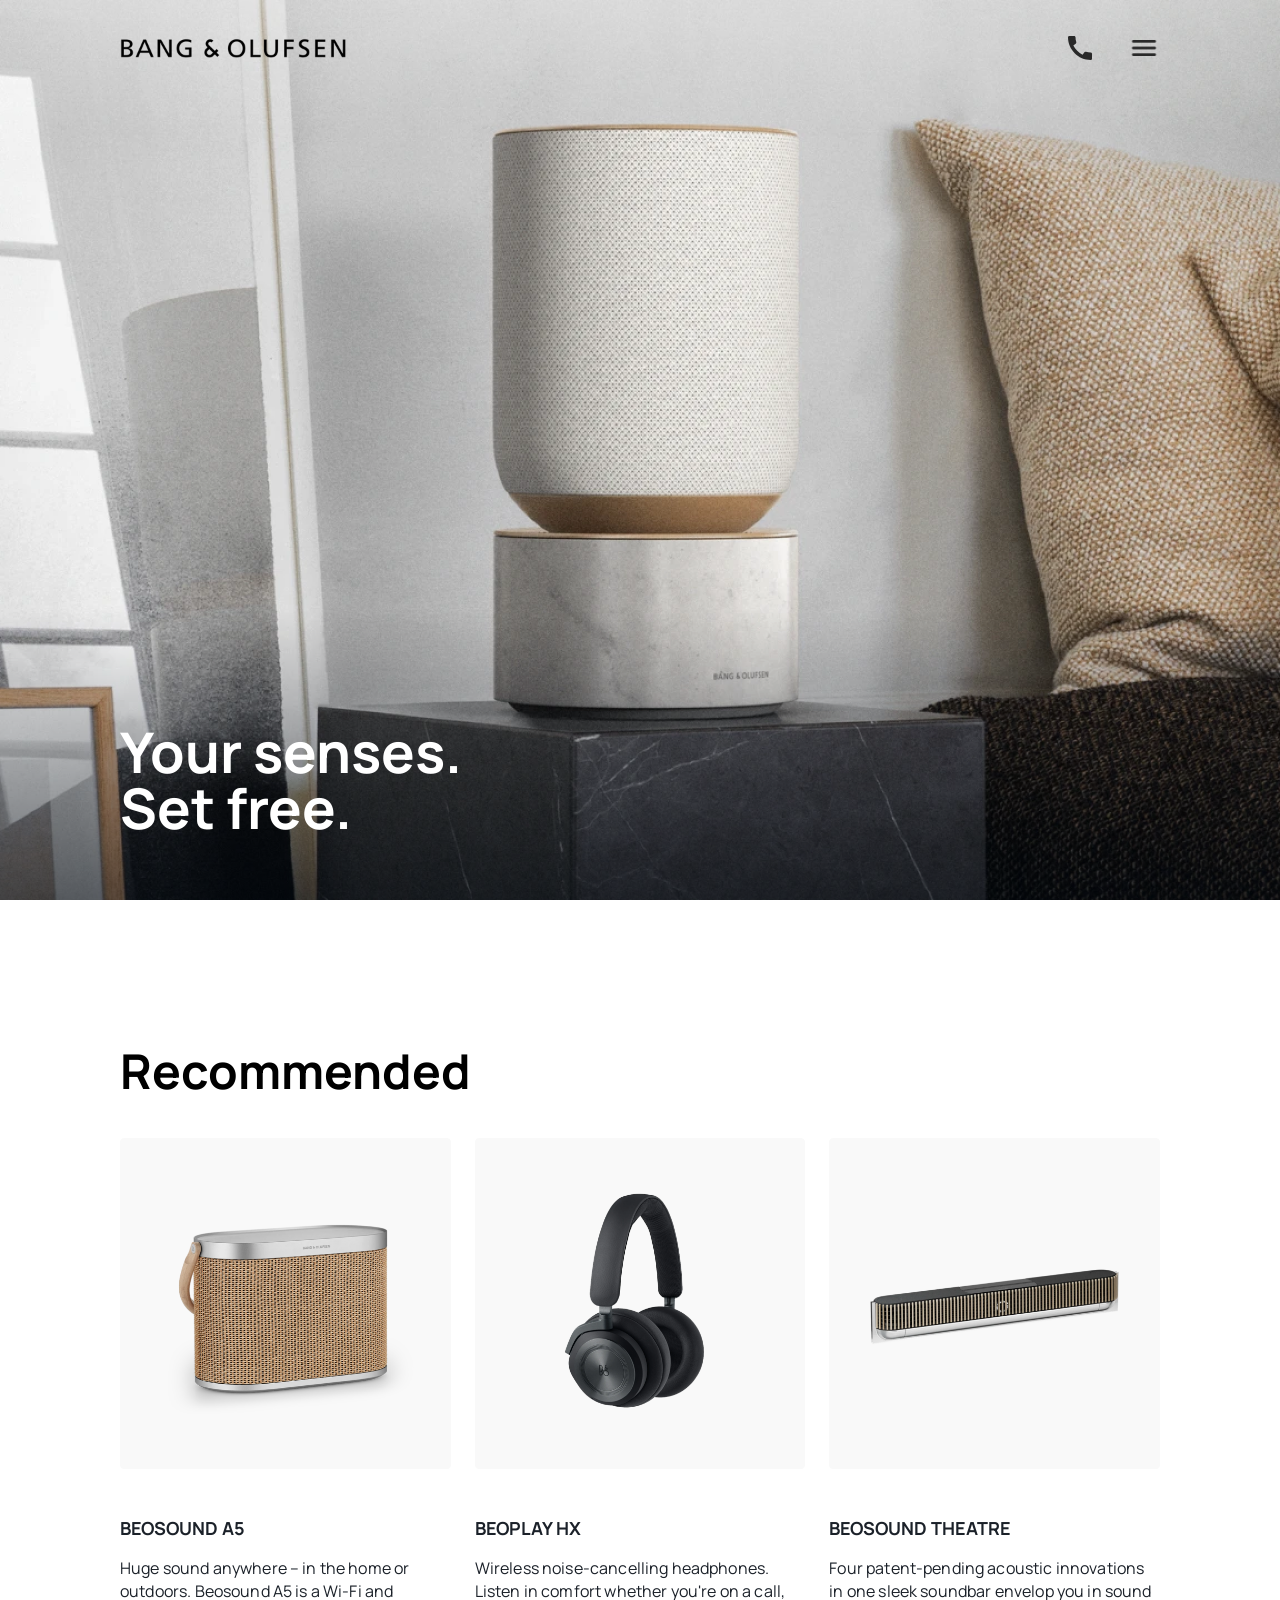
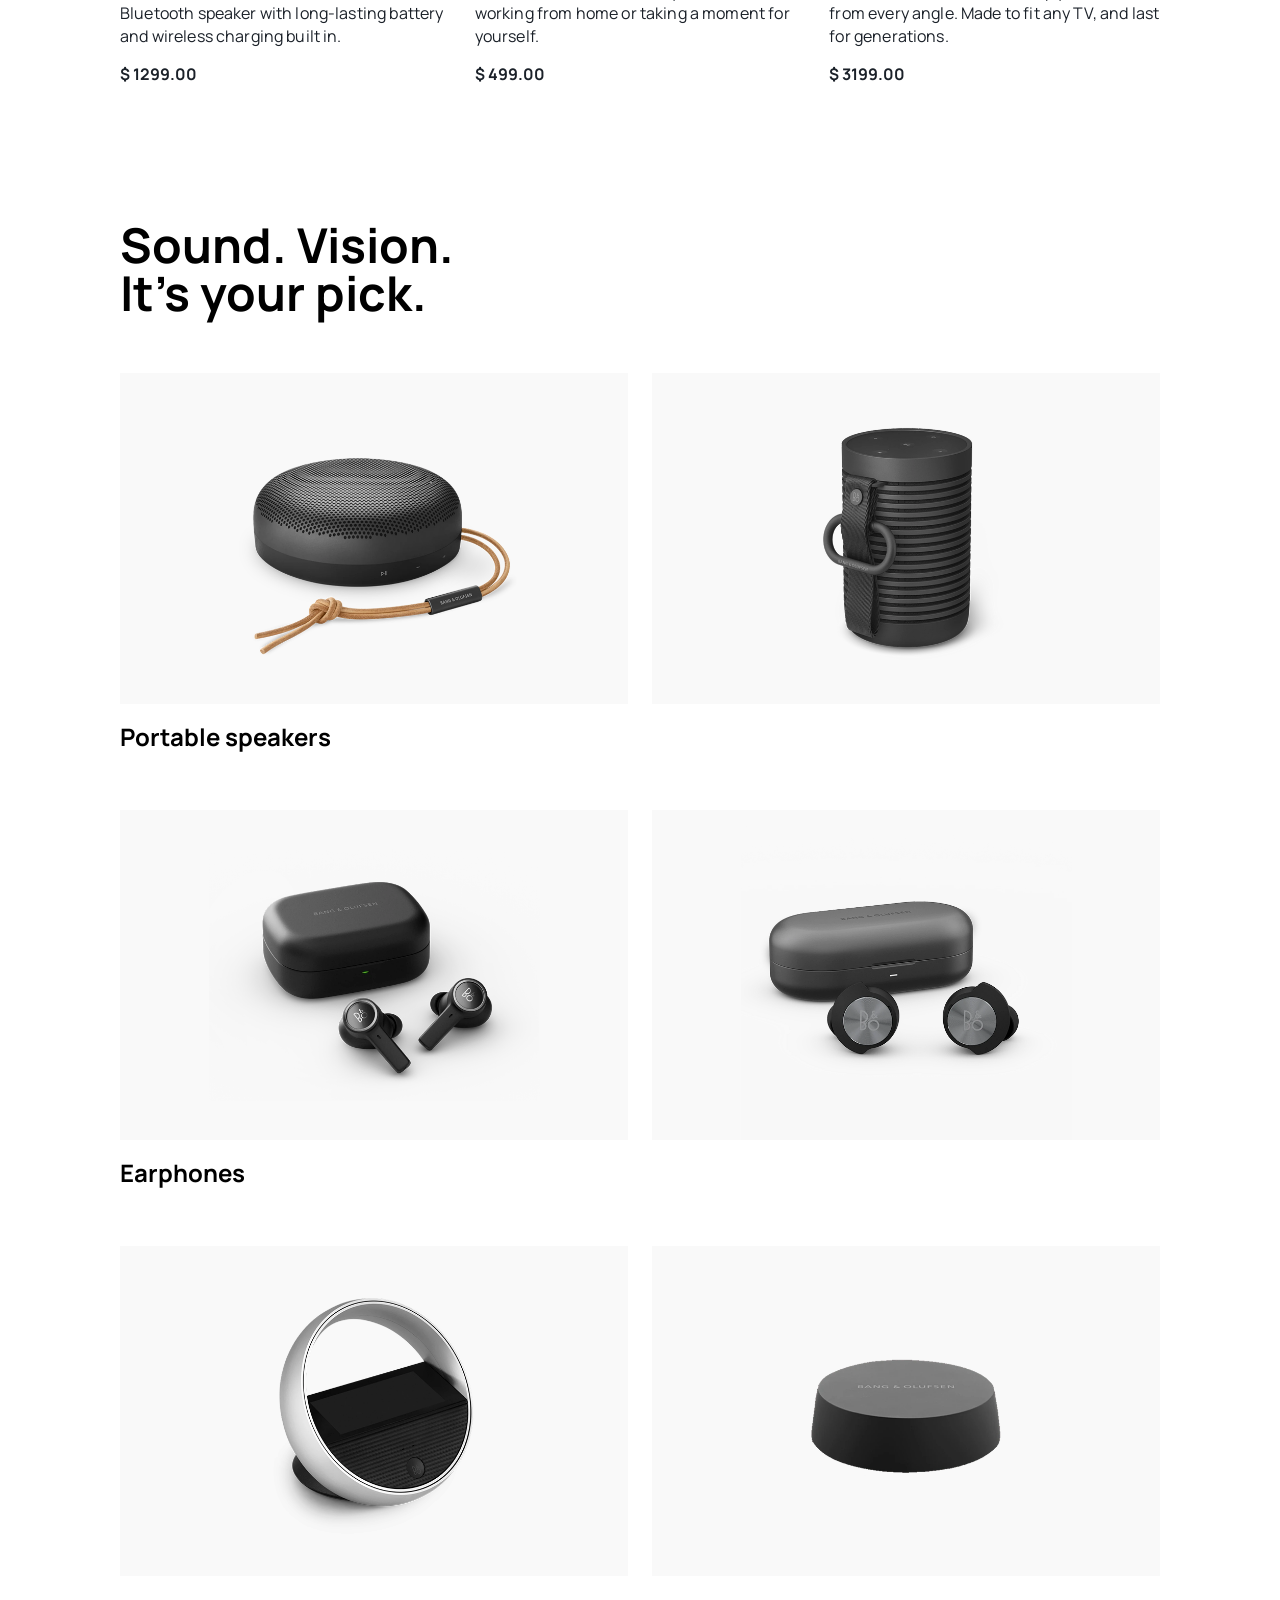
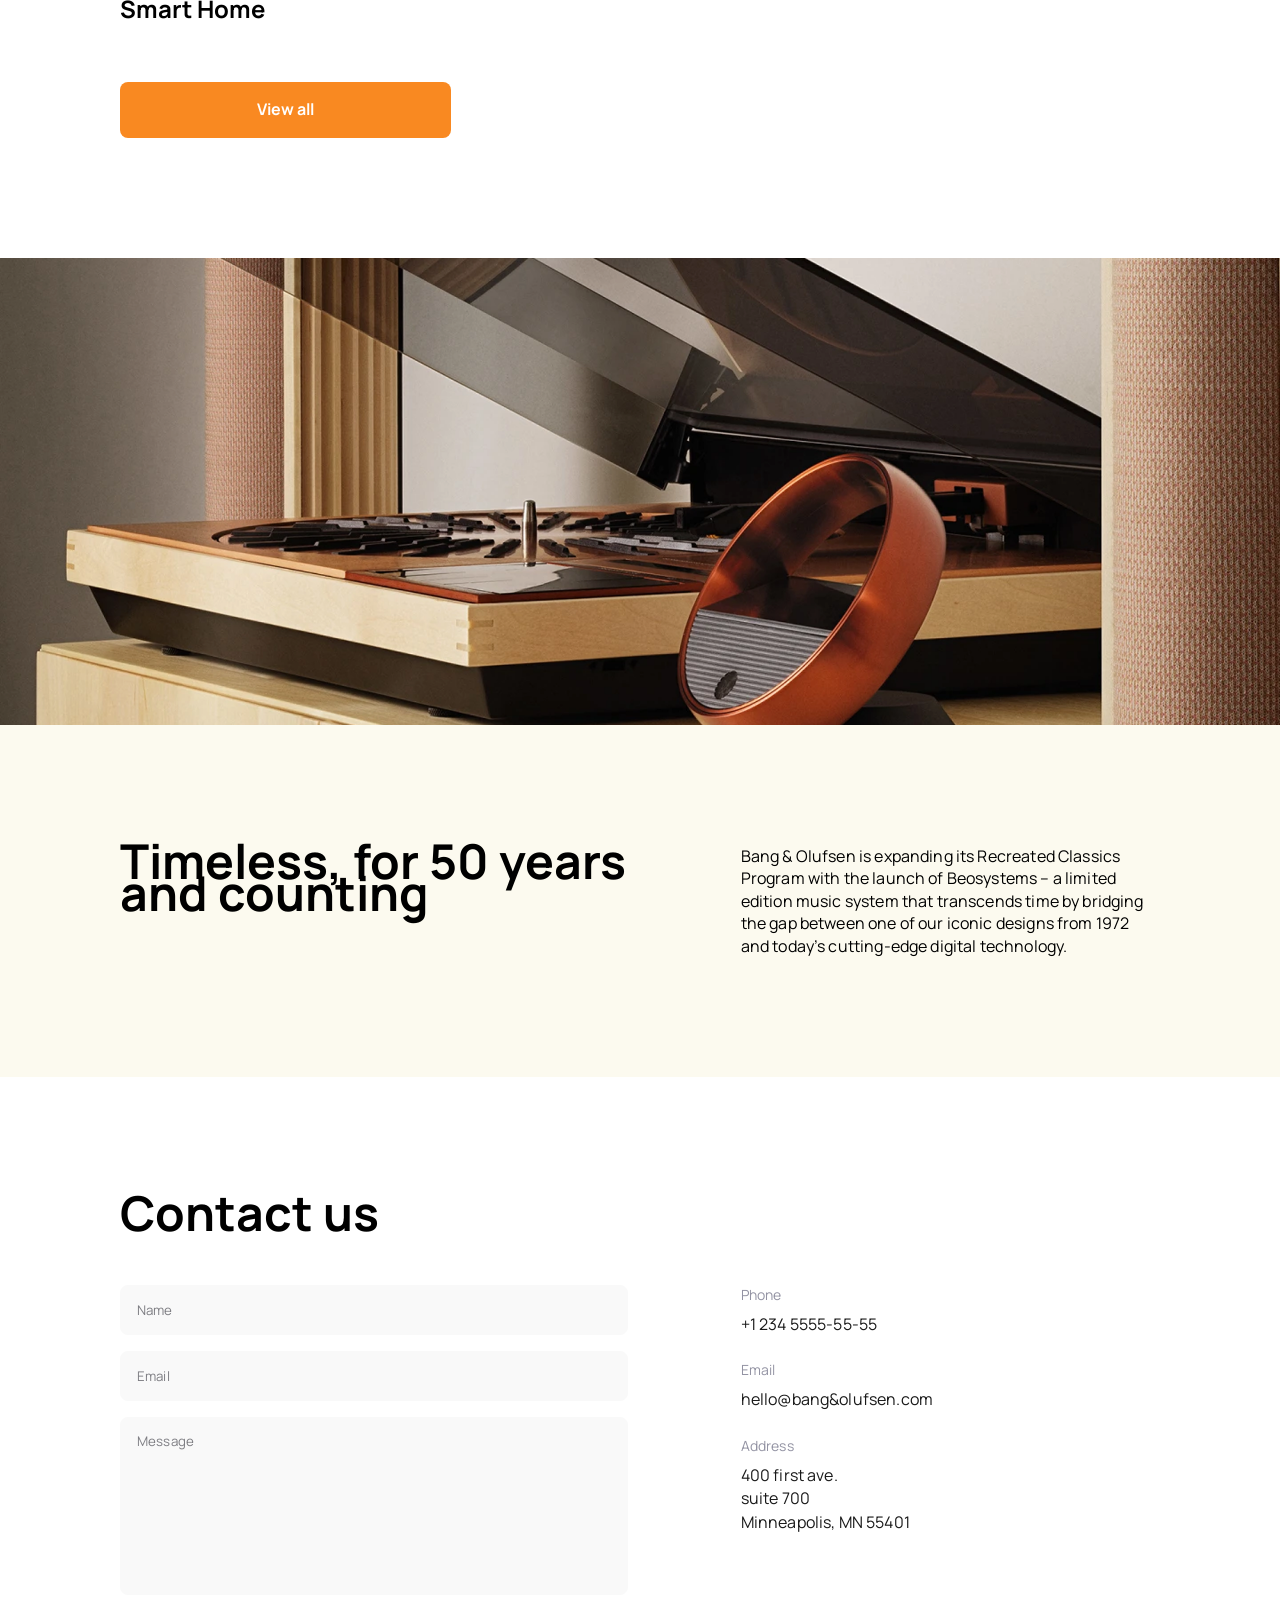
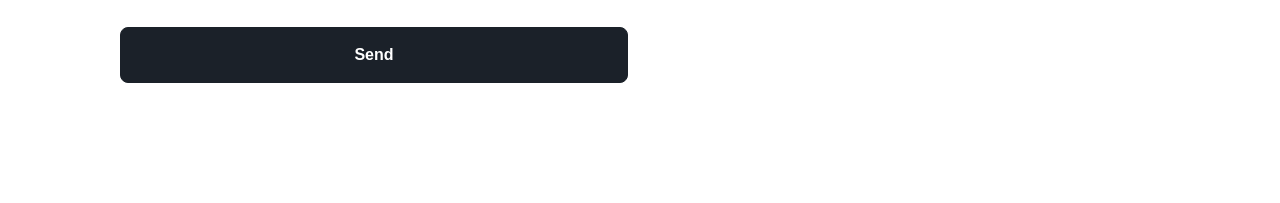
<file: index.html>
<!DOCTYPE html><html lang="en" class="page"><head><meta charset="utf-8"><meta name="viewport" content="width=device-width, initial-scale=1.0"><title>Bang & Olufsen</title><link rel="icon" type="image/png" href="favicon.61569243.png"><link rel="preconnect" href="https://fonts.googleapis.com"><link rel="preconnect" href="https://fonts.gstatic.com" crossorigin><link href="https://fonts.googleapis.com/css2?family=Manrope:wght@400;700&display=swap" rel="stylesheet"><link rel="stylesheet" href="index.f731837f.css"></head><body class="page__body"> <header class="header"> <div class="top-bar"> <a href="#" class="top-bar__logo"> <img src="Logo-3x.5306e41a.png" alt="Logo image"> </a> <div class="top-bar__icons"> <a href="tel:+1 234 5555-55-55" class="icon icon--phone"> <span class="phone-number">+1 234 5555-55-55</span> </a> <a href="#menu" class="icon icon--menu"></a> </div> </div> <div class="header__bottom"> <h1 class="header__title"> Your senses. <br> Set free. </h1> </div> </header> <aside class="menu page__menu" id="menu"> <div class="menu__top top-bar"> <a href="#" class="top-bar__logo"> <img src="Logo-3x.5306e41a.png" alt="Logo image"> </a> <div class="top-bar__icons"> <a href="#" class="icon icon--close"></a> </div> </div> <div class="menu__content"> <nav class="menu__nav nav"> <ul class="nav__list"> <li class="nav__item"> <a class="nav__link" href="#recommended">Recommended</a> </li> <li class="nav__item"> <a class="nav__link" href="#categories">Categories</a> </li> <li class="nav__item"> <a class="nav__link" href="#about-us">About Us</a> </li> <li class="nav__item"> <a class="nav__link" href="#contact-us">Contact Us</a> </li> </ul> </nav> <div class="menu__contacts"> <a href="tel:+1 234 5555-55-55" class="menu__phone-number"> +1 234 5555-55-55 </a> <a href="tel:+1 234 5555-55-55" class="menu__call-to-order"> call to order </a> </div> </div> </aside> <main class="main"> <section class="recommended" id="recommended"> <div class="container recommended__container"> <h2 class="recommended__title">Recommended</h2> <div class="recommended__products"> <article class="product recommended__product"> <img class="product__img" src="recommended-1.a46e1cd7.png" alt="recommended-1"> <h3 class="product__title">BEOSOUND A5</h3> <p class="product__description">Huge sound anywhere – in the home or outdoors. Beosound A5 is a Wi-Fi and Bluetooth speaker with long-lasting battery and wireless charging built in.</p> <p class="product__price">$ 1299.00</p> </article> <article class="product recommended__product"> <img class="product__img" src="recommended-2.8faac0eb.png" alt="recommended-2"> <h3 class="product__title">BEOPLAY HX</h3> <p class="product__description">Wireless noise-cancelling headphones. Listen in comfort whether you're on a call, working from home or taking a moment for yourself.</p> <p class="product__price">$ 499.00</p> </article> <article class="product recommended__product"> <img class="product__img" src="recommended-3.564f55c2.png" alt="recommended-3"> <h3 class="product__title">BEOSOUND THEATRE</h3> <p class="product__description">Four patent-pending acoustic innovations in one sleek soundbar envelop you in sound from every angle. Made to fit any TV, and last for generations.</p> <p class="product__price">$ 3199.00</p> </article> </div> </div> </section> <section class="categories" id="categories"> <div class="categories__container"> <h2 class="categories__title">Sound. Vision. <br>It’s your pick.</h2> <article class="block categories__block">  <img class="categories__img" src="speakers-1.f5e97ffc.png" alt="speakers-1"> <img class="categories__img" src="speakers-2.09b0404e.png" alt="speakers-2">  <h3 class="block__title">Portable speakers</h3> </article> <article class="block categories__block"> <img class="categories__img" src="earphones-1.7ee8be49.png" alt="earphones-1"> <img class="categories__img" src="earphones-2.06421dda.png" alt="earphones-2"> <h3 class="block__title">Earphones</h3> </article> <article class="block categories__block"> <img class="categories__img" src="smart-home-1.cb2e8370.png" alt="smart-home-1"> <img class="categories__img" src="smart-home-2.c654fcbd.png" alt="smart-home-2"> <h3 class="block__title">Smart Home</h3> </article> <a href="#" class="categories__button">View all</a> </div> </section> <section class="about-us" id="about-us"> <div class="about-us__image-background"></div> <div class="about-us__container container"> <h2 class="about-us__title">Timeless, for 50 years and counting</h2> <p class="about-us__description"> Bang & Olufsen is expanding its Recreated Classics Program with the launch of Beosystems – a limited edition music system that transcends time by bridging the gap between one of our iconic designs from 1972 and today’s cutting-edge digital technology. </p> </div> </section> </main> <footer class="footer"> <section class="contact-us" id="contact-us"> <div class="contact-us__container container"> <h2 class="contact-us__title">Contact us</h2> <form class="contact-us__form form" onsubmit="this.reset(); return false;"> <input class="form__name input" type="text" name="name" placeholder="Name" required> <input class="form__email input" type="email" name="email" placeholder="Email" required> <textarea class="form__message input" name="message" placeholder="Message" required></textarea> <button class="form__button" type="submit"> Send </button> </form> <div class="contact-us__info info"> <div class="info__item"> <p class="info__title">Phone</p> <a class="info__content" href="tel:+12345555555"> +1 234 5555-55-55 </a> </div> <div class="info__item"> <p class="info__title">Email</p> <a class="info__content" href="mailto:hello@bang-olufsen.com"> hello@bang&olufsen.com </a> </div> <div class="info__item"> <p class="info__title">Address</p> <a class="info__content" href="https://www.google.com/maps/search/?api=1&query=400+First+Ave+Suite+700+Minneapolis+MN+55401" target="_blank" rel="noopener noreferrer"> 400 first ave.<br>suite 700<br>Minneapolis, MN 55401 </a> </div> </div> </div> </section> </footer> </body></html>
</file>
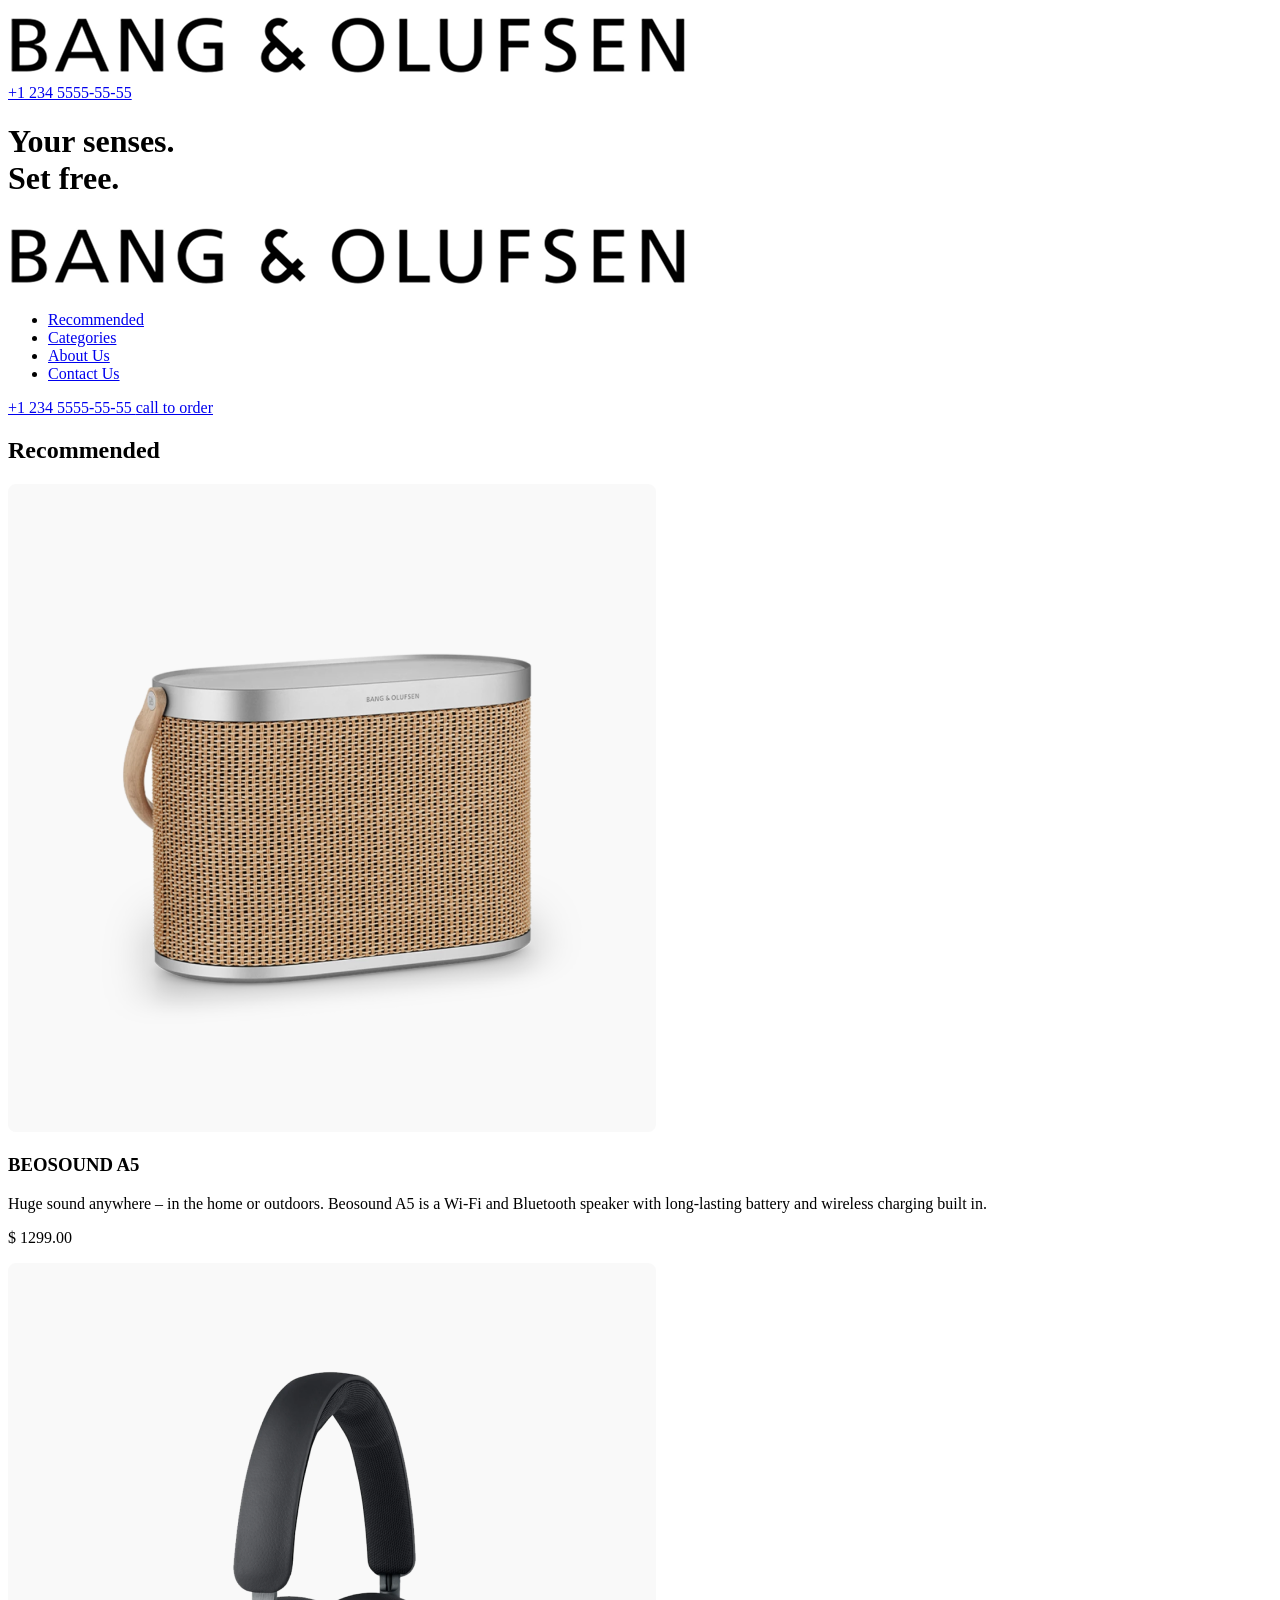
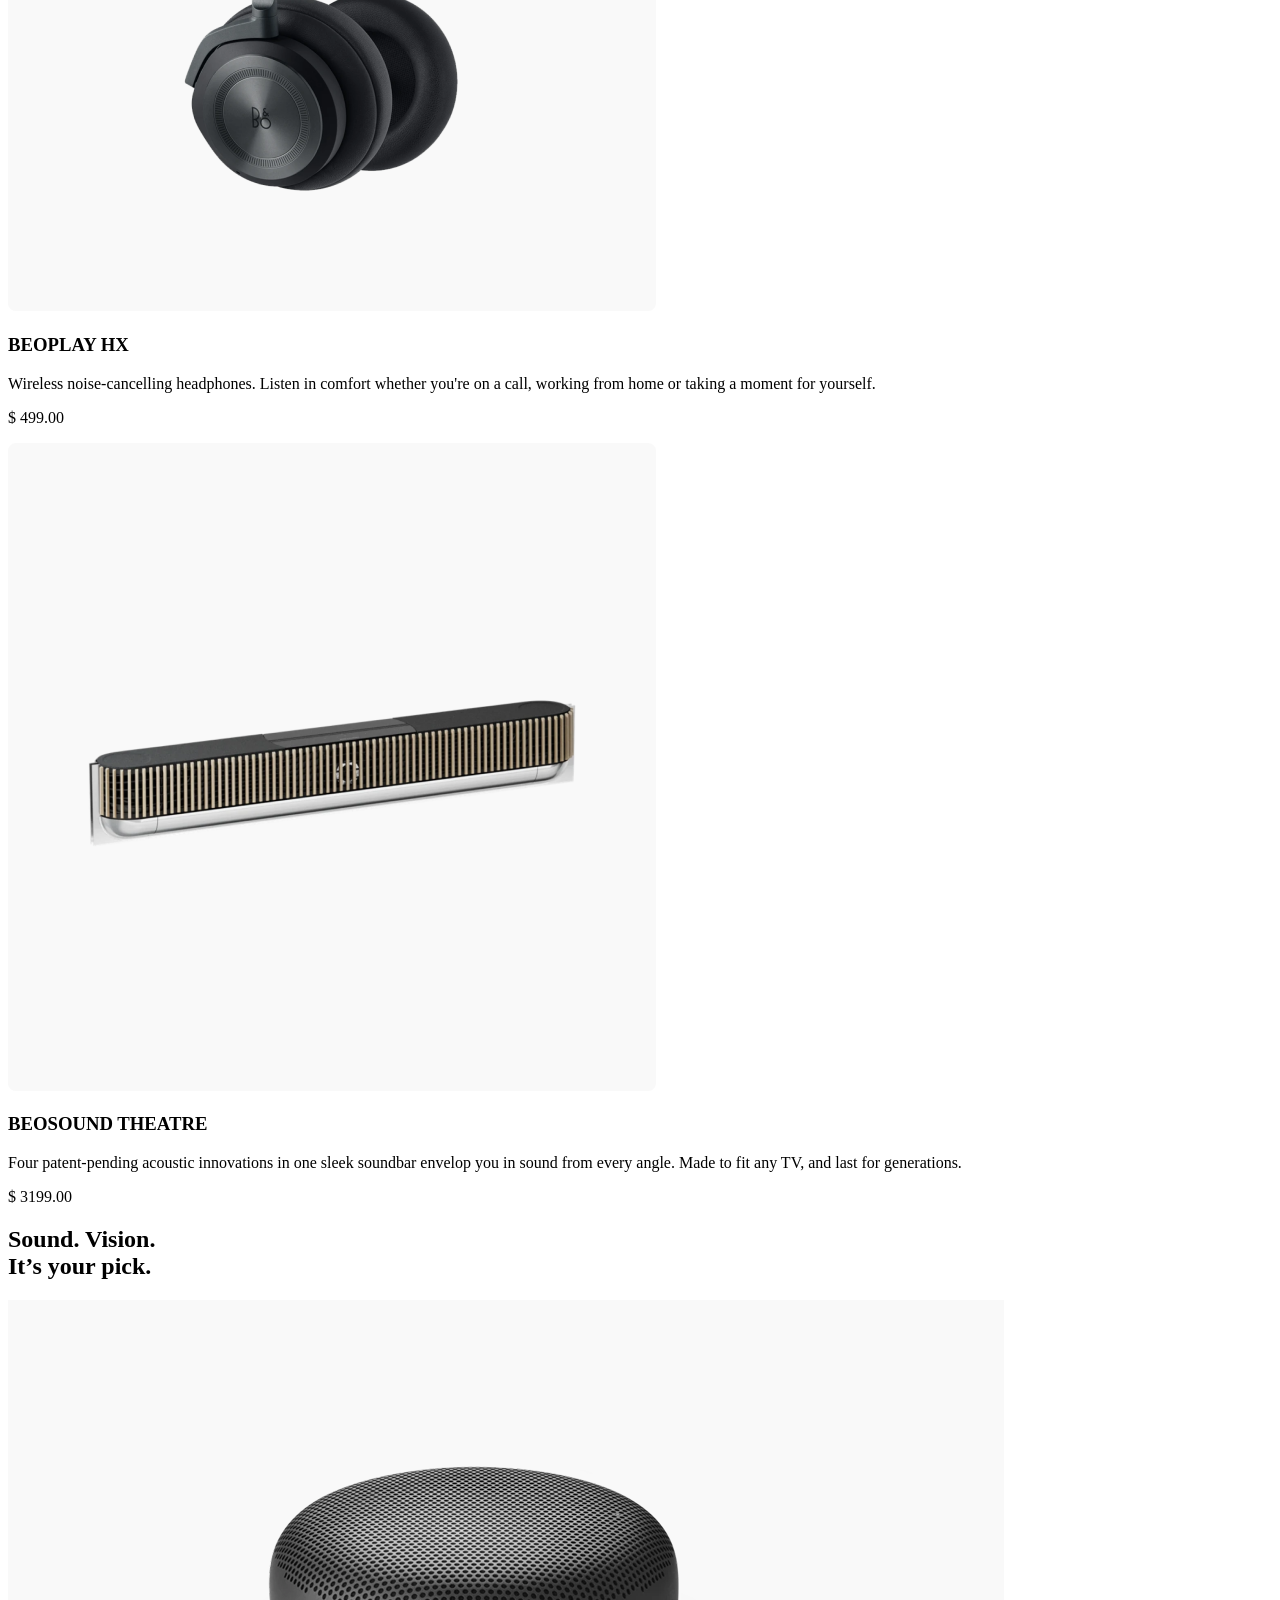
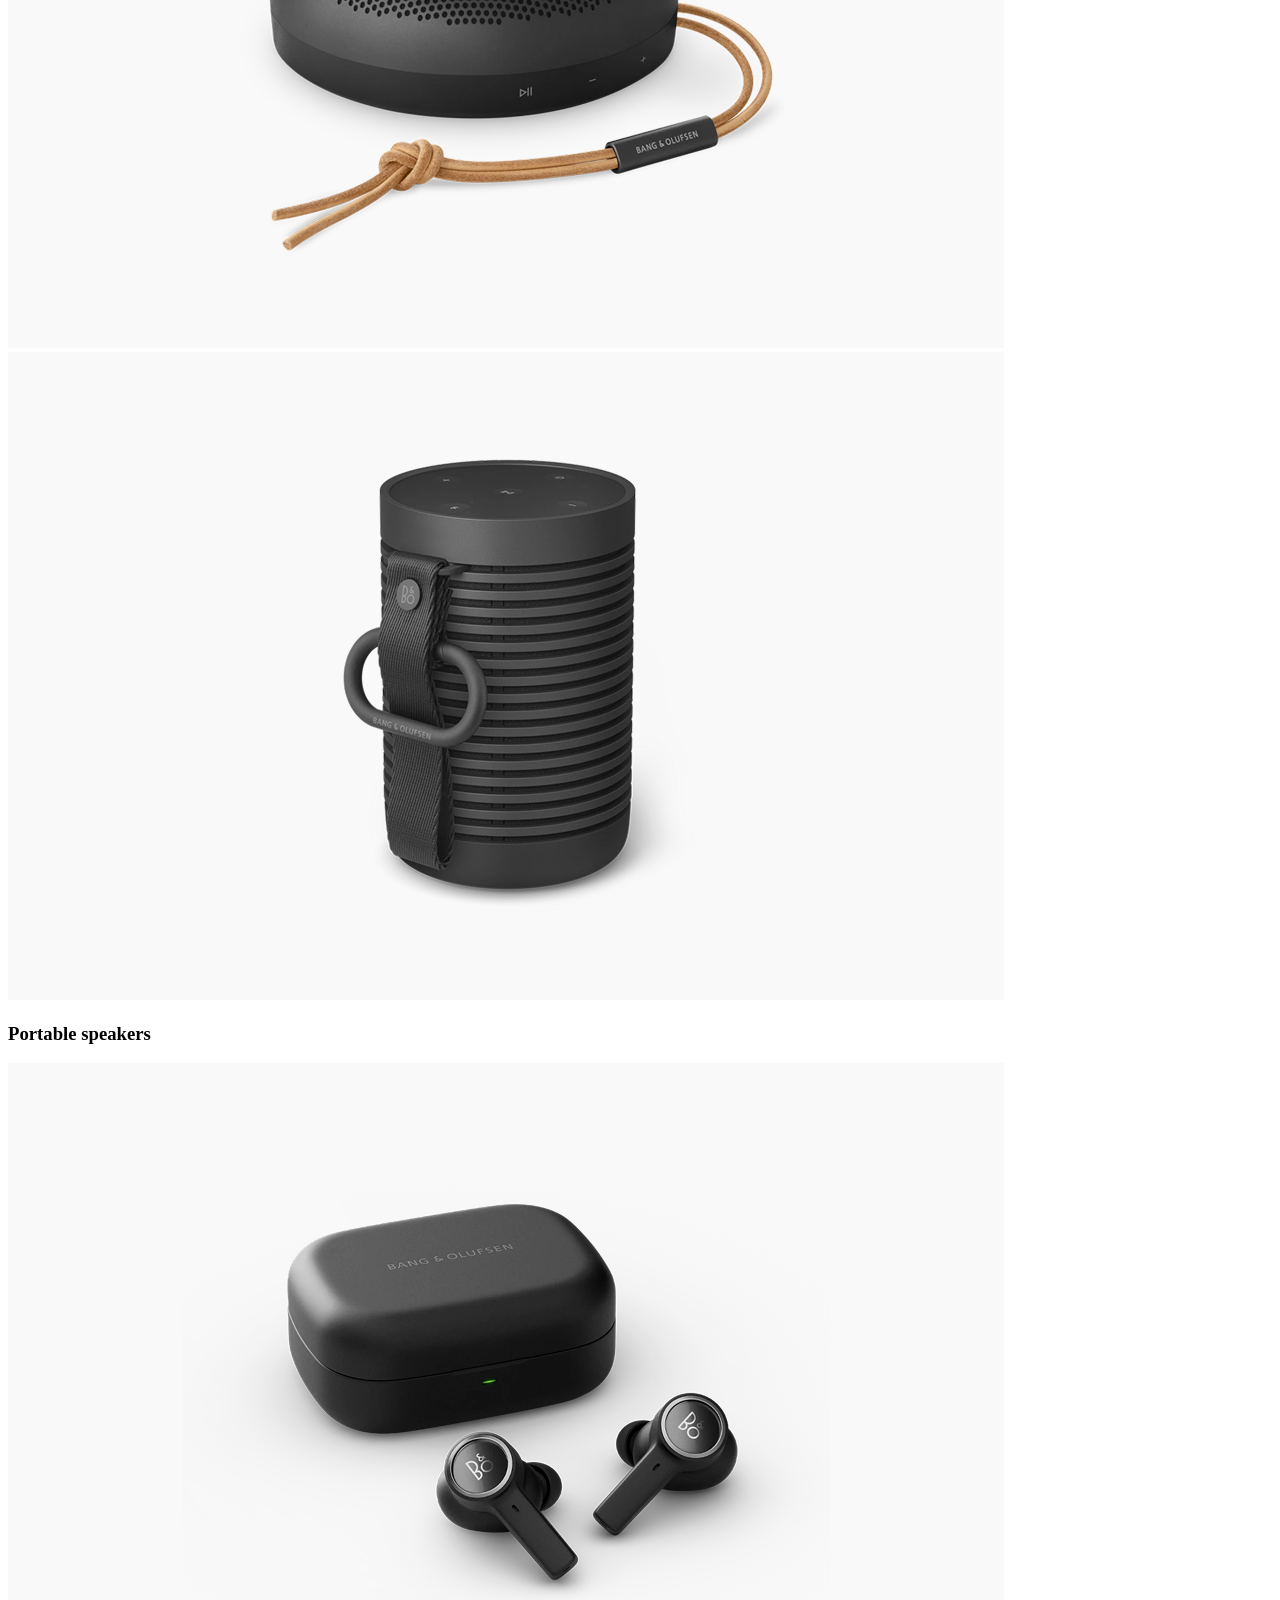
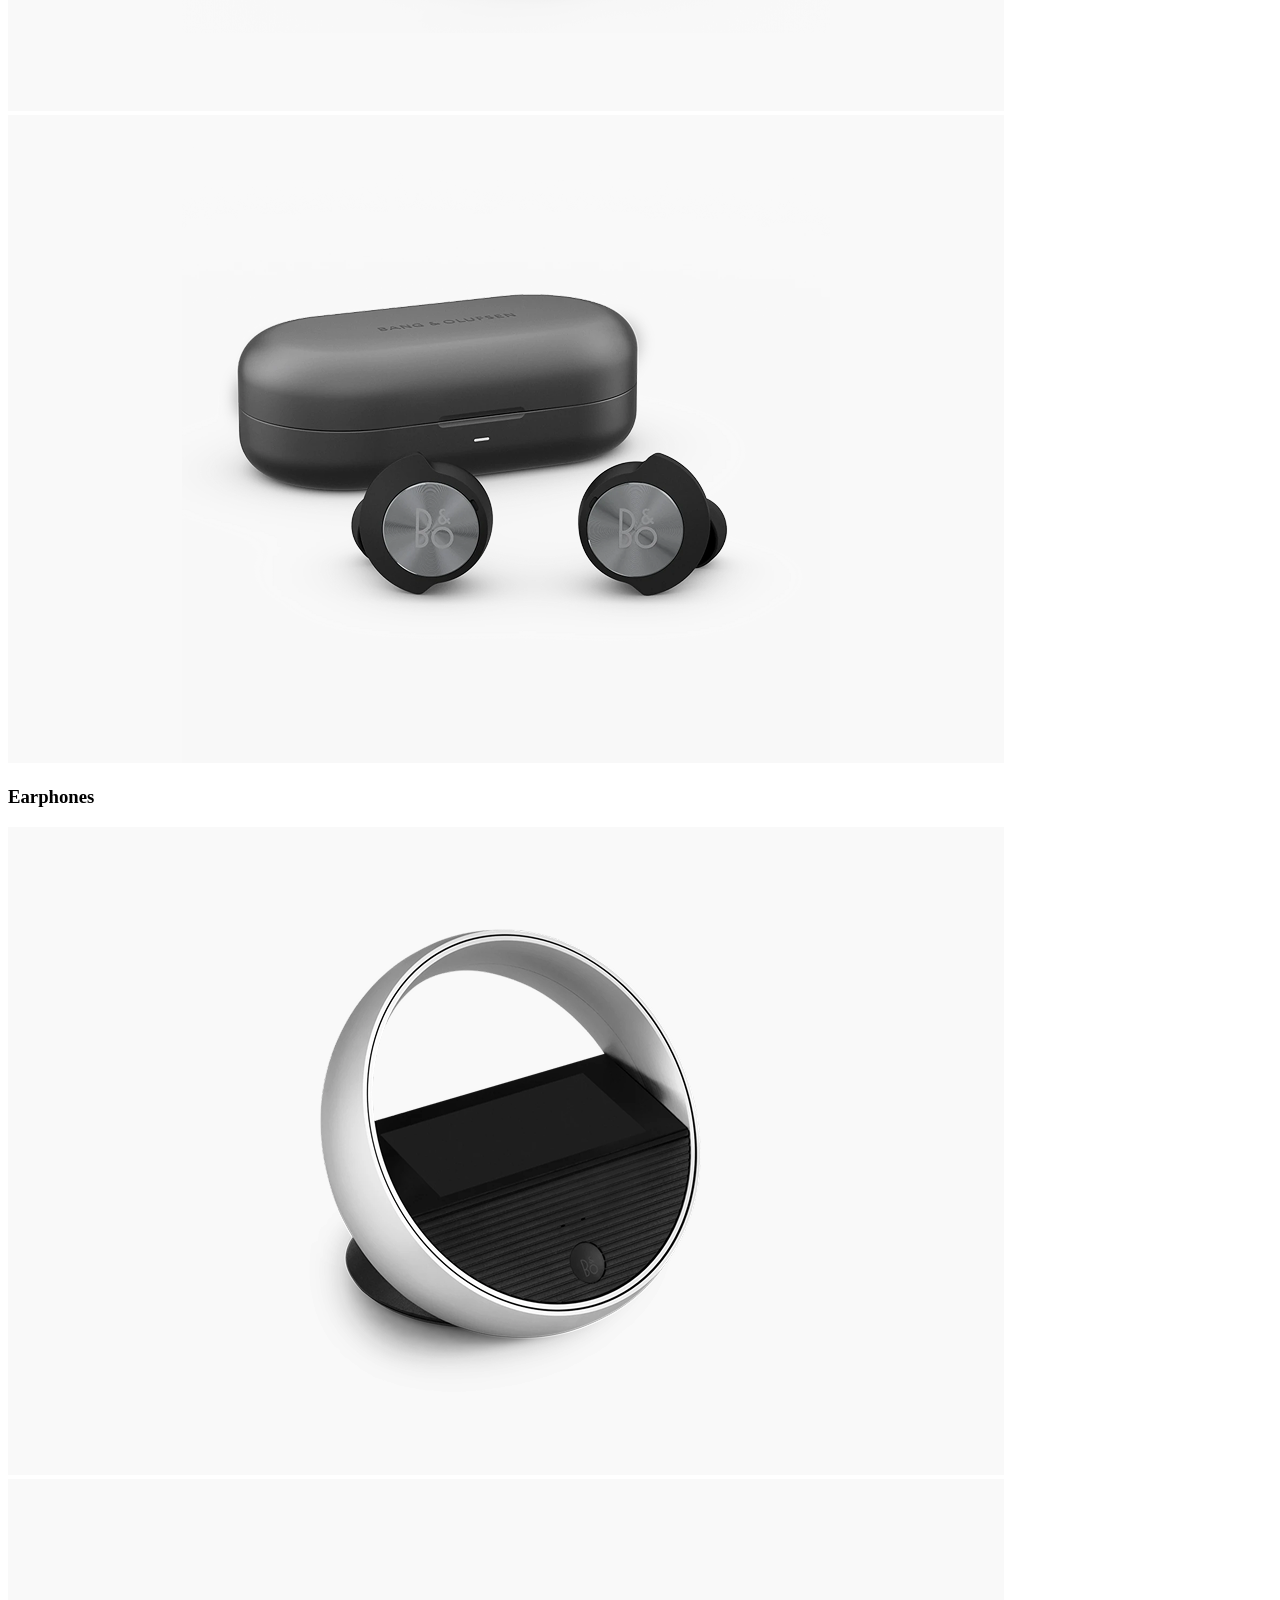
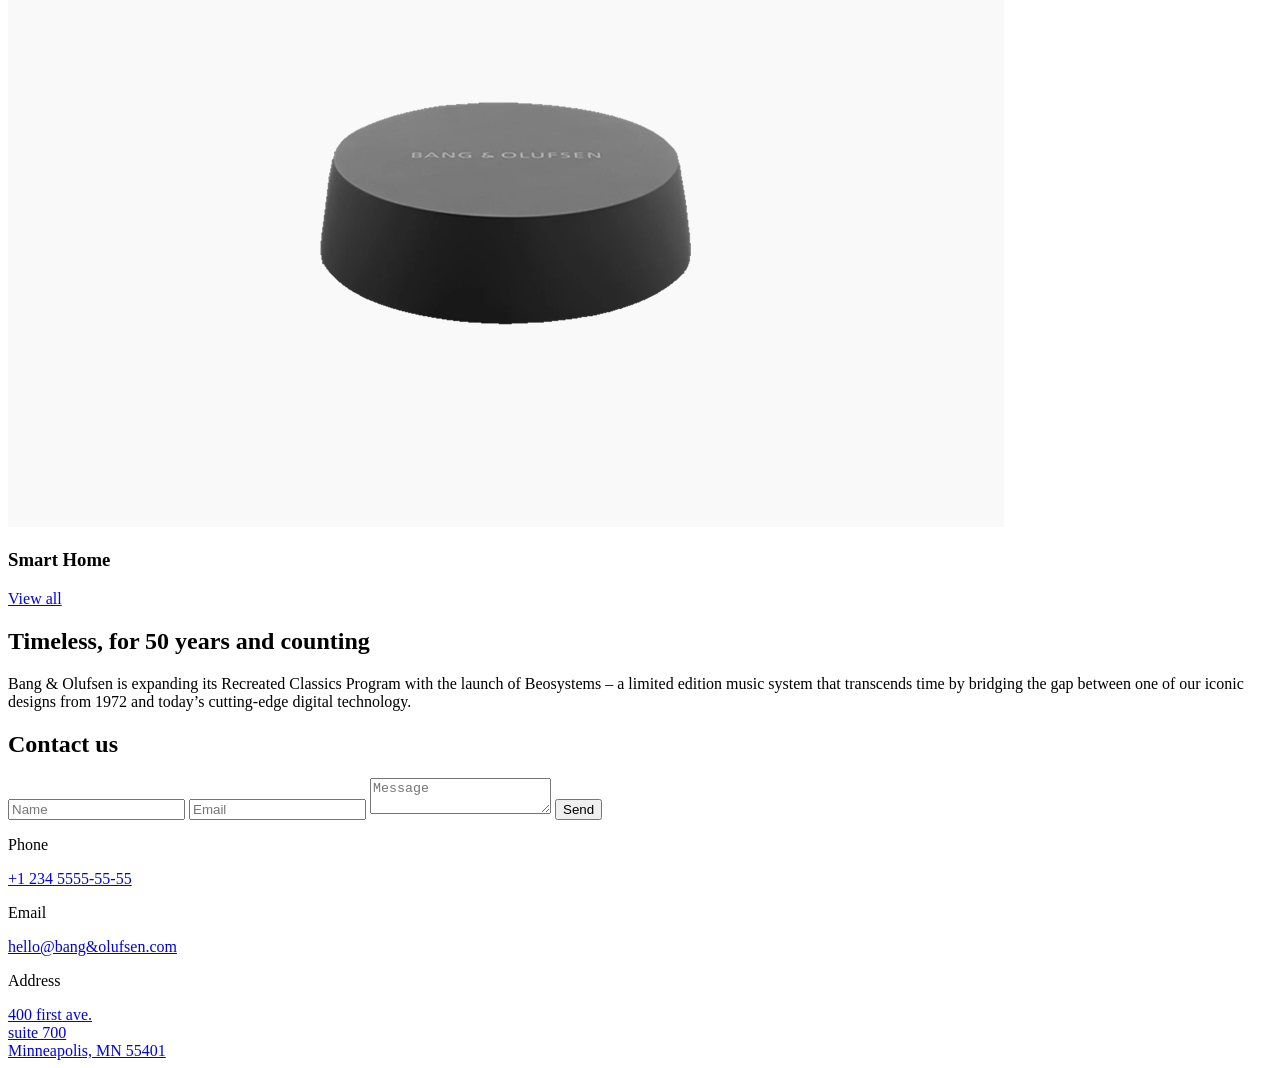
<file: src/index.html>
<!DOCTYPE html>
<html lang="en" class="page">
  <head>
    <meta charset="UTF-8">
    <meta name="viewport" content="width=device-width, initial-scale=1.0">
    <title>Bang & Olufsen</title>
    <link
      rel="icon"
      type="image/png"
      href="./images/icons/favicon.png"
    >
    <link rel="preconnect" href="https://fonts.googleapis.com">
    <link rel="preconnect" href="https://fonts.gstatic.com" crossorigin>
    <link href="https://fonts.googleapis.com/css2?family=Manrope:wght@400;700&display=swap" rel="stylesheet">
    <link rel="stylesheet" href="./styles/main.scss">
  </head>
  <body class="page__body">
    <header class="header">
      <div class="top-bar">
        <a href="#" class="top-bar__logo">
          <img src="./images/Logo-3x.png" alt="Logo image">
        </a>

        <div class="top-bar__icons">
          <a href="tel:+1 234 5555-55-55" class="icon icon--phone">
            <span class="phone-number">+1 234 5555-55-55</span>
          </a>
          <a href="#menu" class="icon icon--menu"></a>
        </div>
      </div>

      <div class="header__bottom">
        <h1 class="header__title">
          Your senses.
          <br> Set free.
        </h1>
      </div>
    </header>

    <aside class="page__menu menu" id="menu">
      <div class="top-bar menu__top">
        <a href="#" class="top-bar__logo">
          <img src="./images/Logo-3x.png" alt="Logo image">
        </a>

        <div class="top-bar__icons">
          <a href="#" class="icon icon--close"></a>
        </div>
      </div>
      <div class="menu__content">
        <nav class="nav menu__nav">
          <ul class="nav__list">
            <li class="nav__item">
              <a class="nav__link" href="#recommended">Recommended</a>
            </li>
            <li class="nav__item">
              <a class="nav__link" href="#categories">Categories</a>
            </li>
            <li class="nav__item">
              <a class="nav__link" href="#about-us">About Us</a>
            </li>
            <li class="nav__item">
              <a class="nav__link" href="#contact-us">Contact Us</a>
            </li>
          </ul>
        </nav>

        <div class="menu__contacts">
          <a href="tel:+1 234 5555-55-55" class="menu__phone-number">
            +1 234 5555-55-55
          </a>
          <a href="tel:+1 234 5555-55-55" class="menu__call-to-order">
            call to order
          </a>
        </div>
      </div>

    </aside>

    <main class="main">
      <section class="recommended" id="recommended">
        <div class="recommended__container container">
          <h2 class="recommended__title">Recommended</h2>

          <div class="recommended__products">
            <article class="product recommended__product">
              <img
              class="product__img"
              src="./images/recommended/recommended-1.png"
              alt="recommended-1"
              >
              <h3 class="product__title">BEOSOUND A5</h3>
              <p class="product__description">Huge sound anywhere – in the home or outdoors. Beosound A5 is a Wi-Fi and Bluetooth speaker with long-lasting battery and wireless charging built in.</p>
              <p class="product__price">$ 1299.00</p>
            </article>

            <article class="product recommended__product">
              <img
              class="product__img"
              src="./images/recommended/recommended-2.png"
              alt="recommended-2"
              >
              <h3 class="product__title">BEOPLAY HX</h3>
              <p class="product__description">Wireless noise-cancelling headphones. Listen in comfort whether you're on a call, working from home or taking a moment for yourself.</p>
              <p class="product__price">$ 499.00</p>
            </article>

            <article class="product recommended__product">
              <img
              class="product__img"
              src="./images/recommended/recommended-3.png"
              alt="recommended-3"
              >
              <h3 class="product__title">BEOSOUND THEATRE</h3>
              <p class="product__description">Four patent-pending acoustic innovations in one sleek soundbar envelop you in sound from every angle. Made to fit any TV, and last for generations.</p>
              <p class="product__price">$ 3199.00</p>
            </article>
          </div>
        </div>
      </section>

      <section class="categories" id="categories">
        <div class="categories__container">
          <h2 class="categories__title">Sound. Vision. <br>It’s your pick.</h2>

          <article class="categories__block block">
            <!-- <div class="block__pictures"> -->
            <img
            class="categories__img"
            src="./images/categories/speakers-1.png"
            alt="speakers-1"
            >
            <img
            class="categories__img"
            src="./images/categories/speakers-2.png"
            alt="speakers-2"
            >
            <!-- </div> -->

            <h3 class="block__title">Portable speakers</h3>
          </article>

          <article class="categories__block block">
            <img
            class="categories__img"
            src="./images/categories/earphones-1.png"
            alt="earphones-1"
            >
            <img
            class="categories__img"
            src="./images/categories/earphones-2.png"
            alt="earphones-2"
            >

            <h3 class="block__title">Earphones</h3>
          </article>

          <article class="categories__block block">
            <img
            class="categories__img"
            src="./images/categories/smart-home-1.png"
            alt="smart-home-1"
            >
            <img
            class="categories__img"
            src="./images/categories/smart-home-2.png"
            alt="smart-home-2"
            >

            <h3 class="block__title">Smart Home</h3>
          </article>

          <a href="#" class="categories__button">View all</a>
        </div>
      </section>

      <section class="about-us" id="about-us">
        <div class="about-us__image-background"></div>
        <div class="about-us__container container">
          <h2 class="about-us__title">Timeless, for 50 years and counting</h2>

          <p class="about-us__description">
            Bang & Olufsen is expanding its Recreated Classics Program with the launch of Beosystems – a limited edition music system that transcends time by bridging the gap between one of our iconic designs from 1972 and today’s cutting-edge digital technology.
          </p>
        </div>
      </section>
    </main>

    <footer class="footer">
      <section class="contact-us" id="contact-us">
        <div class="contact-us__container container">
          <h2 class="contact-us__title">Contact us</h2>

          <form class="contact-us__form form" onsubmit="this.reset(); return false;">
            <input
              class="form__name input"
              type="text"
              name="name"
              placeholder="Name"
              required
            >

            <input
              class="form__email input"
              type="email"
              name="email"
              placeholder="Email"
              required
            >

            <textarea
              class="form__message input"
              name="message"
              placeholder="Message"
              required
            ></textarea>

            <button
              class="form__button"
              type="submit"
            >
              Send
            </button>
          </form>

          <div class="contact-us__info info">
            <div class="info__item">
              <p class="info__title">Phone</p>
              <a
                class="info__content"
                href="tel:+12345555555"
              >
              +1 234 5555-55-55
              </a>
            </div>

            <div class="info__item">
              <p class="info__title">Email</p>
              <a
                class="info__content"
                href="mailto:hello@bang-olufsen.com"
              >
                hello@bang&olufsen.com
              </a>
            </div>

            <div class="info__item">
              <p class="info__title">Address</p>
              <a
                class="info__content"
                href="https://www.google.com/maps/search/?api=1&query=400+First+Ave+Suite+700+Minneapolis+MN+55401"
                target="_blank"
                rel="noopener noreferrer"
              >
                400 first ave.<br>suite 700<br>Minneapolis, MN 55401
              </a>
            </div>
          </div>
        </div>
      </section>
    </footer>
  </body>
</html>
</file>
<file: index.f731837f.css>
.page{--time-hover-button:.5s;scroll-behavior:smooth;font-family:Manrope,sans-serif;font-size:16px;line-height:140%}.page__body{margin:0}.page__menu{pointer-events:none;opacity:0;transition:all .7s ease-out;position:fixed;top:0;left:0;right:0;transform:translate(100%)}.page__menu:target{pointer-events:all;opacity:1;transform:translate(0)}.page:has(.page__menu:target){overflow:hidden}button{cursor:pointer}.header{box-sizing:border-box;background-image:url(header-bg-mobile.ce9c8e97.png);background-position:50%;background-size:cover;-ms-flex-direction:column;flex-direction:column;-ms-flex-pack:justify;justify-content:space-between;height:100vh;display:-ms-flexbox;display:flex}.header__title{font-size:36px;font-style:Bold;color:#fff;grid-column:1/-1;margin:0;line-height:100%}@media (min-width:744px){.header__title{grid-column:1/5;font-size:48px}}@media (min-width:1260px){.header__title{grid-column:1/6;font-size:56px}}.header__bottom{--count-columns:2;grid-template-columns:repeat(var(--count-columns),1fr);column-gap:20px;padding:0 20px 40px;display:grid}@media (min-width:744px){.header__bottom{--count-columns:6;column-gap:24px}}@media (min-width:1260px){.header__bottom{--count-columns:12}}@media (min-width:744px){.header__bottom{padding:0 72px 64px}}@media (min-width:1260px){.header__bottom{padding-left:120px;padding-right:120px}}.top-bar{-ms-flex-pack:justify;justify-content:space-between;-ms-flex-align:center;align-items:center;padding:24px 20px;display:-ms-flexbox;display:flex}@media (min-width:744px){.top-bar{padding:32px 72px}}@media (min-width:1260px){.top-bar{padding-left:120px;padding-right:120px}}.top-bar__icons{gap:24px;display:-ms-flexbox;display:flex}@media (min-width:744px){.top-bar__icons{gap:32px}}.top-bar__logo{height:16px;transition:transform .5s;display:-ms-flexbox;display:flex}@media (min-width:744px){.top-bar__logo{height:24px}}.top-bar__logo:hover{transform:scale(1.2)}.icon{background-size:cover;width:24px;height:24px;transition:transform .5s;display:block}@media (min-width:744px){.icon{width:32px;height:32px}}.icon:hover{transform:scale(1.2)}.icon--phone{background-image:url(icon-phone-call.d181234c.svg);position:relative}.icon--phone:hover .phone-number{opacity:1}.icon--menu{background-image:url(icon-burger-menu-3x.3f9e58ad.png)}.icon--menu:hover{background-image:url(icon-burger-menu-hover-3x.fa99b0af.png)}.icon--close{background-image:url(icon-close-3x.fdf5214d.png)}.phone-number{color:#1b2129;white-space:nowrap;opacity:0;padding-right:30%;font-size:14px;font-weight:700;transition:opacity .2s;display:inline-block;position:absolute;top:0%;transform:translate(-100%,20%)}.menu{box-sizing:border-box;text-transform:uppercase;background-color:#f9f9f9;height:100vh;font-weight:700;overflow:auto}.menu__top{z-index:1;margin-bottom:32px;position:sticky;top:0}@media (min-width:744px){.menu__top{margin-bottom:56px}}.menu__content{padding-left:20px;padding-right:20px}@media (min-width:744px){.menu__content{padding-left:72px;padding-right:72px}}.menu__nav{margin-bottom:48px}.menu__contacts{letter-spacing:2px;font-size:16px}.menu__phone-number{color:inherit;margin-bottom:16px;text-decoration:none;display:block}.menu__call-to-order{color:inherit;border-bottom:1px solid #1b2129;width:fit-content;margin-bottom:3px;text-decoration:none;display:block}.nav__list{-ms-flex-direction:column;flex-direction:column;gap:32px;margin:0;padding:0;list-style:none;display:-ms-flexbox;display:flex}.nav__link{size:22px;color:inherit;font-weight:700;line-height:22px;text-decoration:none;position:relative}.nav__link:after{content:"";transform-origin:0;background-color:#000;width:100%;height:1px;transition:transform .4s ease-out;display:block;position:absolute;bottom:-8px;transform:scale(0)}.nav__link:hover:after{transform:scale(1)}.product{--img-size:280px;--product-text-color:#1b2129;border-radius:4px;margin:0;padding:0}.product__img{width:100%;margin-bottom:24px;transition:transform .3s}.product__img:hover{transform:scale(1.05)}.product__title{font-size:18px;font-weight:700;font-style:Bold;color:var(--product-text-color);margin-bottom:8px;line-height:140%}.product__description{font-size:16px;font-weight:400;font-style:Regular;color:var(--product-text-color);letter-spacing:.15px;margin-bottom:12px;line-height:140%}.product__price{font-size:16px;font-weight:700;font-style:Bold;color:var(--product-text-color);line-height:140%}.recommended__title{margin-bottom:48px;font-size:32px}@media (min-width:744px){.recommended__title{margin-bottom:56px;font-size:40px}}@media (min-width:1260px){.recommended__title{font-size:48px}}.recommended__products{--count-columns:2;grid-template-columns:repeat(var(--count-columns),1fr);gap:40px 20px;display:grid}@media (min-width:744px){.recommended__products{--count-columns:6;column-gap:24px}}@media (min-width:1260px){.recommended__products{--count-columns:12}}.recommended__product{grid-column:1/-1}@media (min-width:1260px){.recommended__product{grid-column:span 4}}.recommended__container{margin:0 auto;padding-top:64px;padding-left:20px;padding-right:20px}@media (min-width:744px){.recommended__container{padding-top:120px;padding-left:72px;padding-right:72px}}@media (min-width:1260px){.recommended__container{padding-left:120px;padding-right:120px}}.categories{--main-title-size-height:32px}.categories__container{--count-columns:2;grid-template-columns:repeat(var(--count-columns),1fr);gap:40px 20px;padding:96px 20px;display:grid}@media (min-width:744px){.categories__container{--count-columns:6;column-gap:24px}}@media (min-width:1260px){.categories__container{--count-columns:12}}@media (min-width:744px){.categories__container{row-gap:56px;padding:120px 72px}}@media (min-width:1260px){.categories__container{padding-left:120px;padding-right:120px}}.categories__title{font-size:var(--main-title-size-height);line-height:var(--main-title-size-height);grid-column:1/-1;margin:0 0 7px}@media (min-width:744px){.categories__title{--main-title-size-height:40px;margin-bottom:0}}@media (min-width:1260px){.categories__title{--main-title-size-height:48px}}.categories__block{--count-columns:2;grid-column:1/-1;grid-template-columns:repeat(var(--count-columns),1fr);gap:8px 20px;display:grid}@media (min-width:744px){.categories__block{--count-columns:6;column-gap:24px}}@media (min-width:1260px){.categories__block{--count-columns:12}}@media (min-width:744px){.categories__block{row-gap:16px}}.categories__img{grid-column:span 1;width:100%;transition:transform .3s}.categories__img:hover{transform:scale(1.05)}@media (min-width:744px){.categories__img{grid-column:span 3}}@media (min-width:1260px){.categories__img{grid-column:span 6}}.categories__button{color:#fff;transition:background-color var(--time-hover-button);background-color:#f98921;border-radius:8px;grid-column:1/-1;-ms-flex-pack:center;justify-content:center;-ms-flex-align:center;align-items:center;height:56px;font-size:16px;font-weight:700;line-height:27px;text-decoration:none;display:-ms-flexbox;display:flex}@media (min-width:1260px){.categories__button{grid-column:1/5}}.categories__button:hover{background-color:#1b2129}.categories__button:focus{background-color:#010810}.block__title{grid-column:1/-1;margin:0;font-size:18px;line-height:140%}@media (min-width:744px){.block__title{font-size:24px}}.about-us{background-color:#fcfaef}.about-us__image-background{box-sizing:border-box;aspect-ratio:320/200;background-image:url(about-us-bg-1.5x.90abeba7.png);background-position:50%;background-repeat:no-repeat;background-size:cover;width:100%}@media (min-width:744px){.about-us__image-background{aspect-ratio:744/400}}@media (min-width:1260px){.about-us__image-background{aspect-ratio:1260/460}}.about-us__container{--count-columns:2;grid-template-columns:repeat(var(--count-columns),1fr);gap:24px 20px;padding:48px 20px;display:grid}@media (min-width:744px){.about-us__container{--count-columns:6;column-gap:24px}}@media (min-width:1260px){.about-us__container{--count-columns:12}}@media (min-width:744px){.about-us__container{padding:120px 73px}}@media (min-width:1260px){.about-us__container{padding:120px}}.about-us__title{font-size:32px;font-weight:700;font-style:Bold;grid-column:1/-1;margin:0;line-height:32px}@media (min-width:744px){.about-us__title{grid-column:span 3;font-size:40px}}@media (min-width:1260px){.about-us__title{grid-column:span 6;font-size:48px}}.about-us__description{font-size:16px;font-weight:400;font-style:Regular;letter-spacing:.15px;grid-column:1/-1;margin:0;line-height:140%}@media (min-width:744px){.about-us__description{grid-column:span 3}}@media (min-width:1260px){.about-us__description{grid-column:-6/-1}}.input{background-color:#f9f9f9;border:1px solid #f9f9f9;border-radius:8px;height:20px;padding:14px 16px;font-family:inherit}.input::placeholder{color:#7e7e83;letter-spacing:.15px;line-height:140%}.input::placeholder{color:#7e7e83;letter-spacing:.15px;line-height:140%}.input:hover{border:1px solid #dbdbdb}.input:focus{border:2px solid #f98921;outline:none}.contact-us{font-size:14px;font-weight:400;font-style:Regular}.contact-us__container{--count-columns:2;grid-template-columns:repeat(var(--count-columns),1fr);gap:48px 20px;padding:64px 20px;display:grid}@media (min-width:744px){.contact-us__container{--count-columns:6;column-gap:24px}}@media (min-width:1260px){.contact-us__container{--count-columns:12}}@media (min-width:744px){.contact-us__container{row-gap:56px;padding:120px 74px}}@media (min-width:1260px){.contact-us__container{padding:120px}}.contact-us__title{grid-column:1/-1;margin:0;font-size:32px;line-height:32px}@media (min-width:744px){.contact-us__title{grid-column:1/-2;font-size:40px}}@media (min-width:1260px){.contact-us__title{font-size:48px}}.contact-us__form{grid-column:1/-1}@media (min-width:1260px){.contact-us__form{grid-column:1/7}}.contact-us__info{grid-column:1/-1}@media (min-width:744px){.contact-us__info{grid-column:1/-3}}@media (min-width:1260px){.contact-us__info{grid-column:-1/-6}}.form{-ms-flex-direction:column;flex-direction:column;gap:16px;display:-ms-flexbox;display:flex}.form__button{box-sizing:border-box;font-size:16px;font-weight:700;font-style:Bold;color:#fff;text-align:center;transition:background-color var(--time-hover-button);background-color:#1b2129;border:1px solid #1b2129;border-radius:8px;height:56px;margin-top:16px;line-height:27px}.form__button:hover{background-color:#f98921;border:1px solid #f98921}.form__message{resize:none;height:148px}.info{-ms-flex-direction:column;flex-direction:column;gap:24px;display:-ms-flexbox;display:flex}@media (min-width:744px){.info{margin-top:24px}}@media (min-width:1260px){.info{margin-top:0}}.info__title{color:#9393a3;letter-spacing:.15px;height:20px;margin:0 0 8px;line-height:140%}.info__content{color:#191919;letter-spacing:.15px;margin:0;font-size:16px;line-height:140%;text-decoration:none}
/*# sourceMappingURL=index.f731837f.css.map */
</file>
